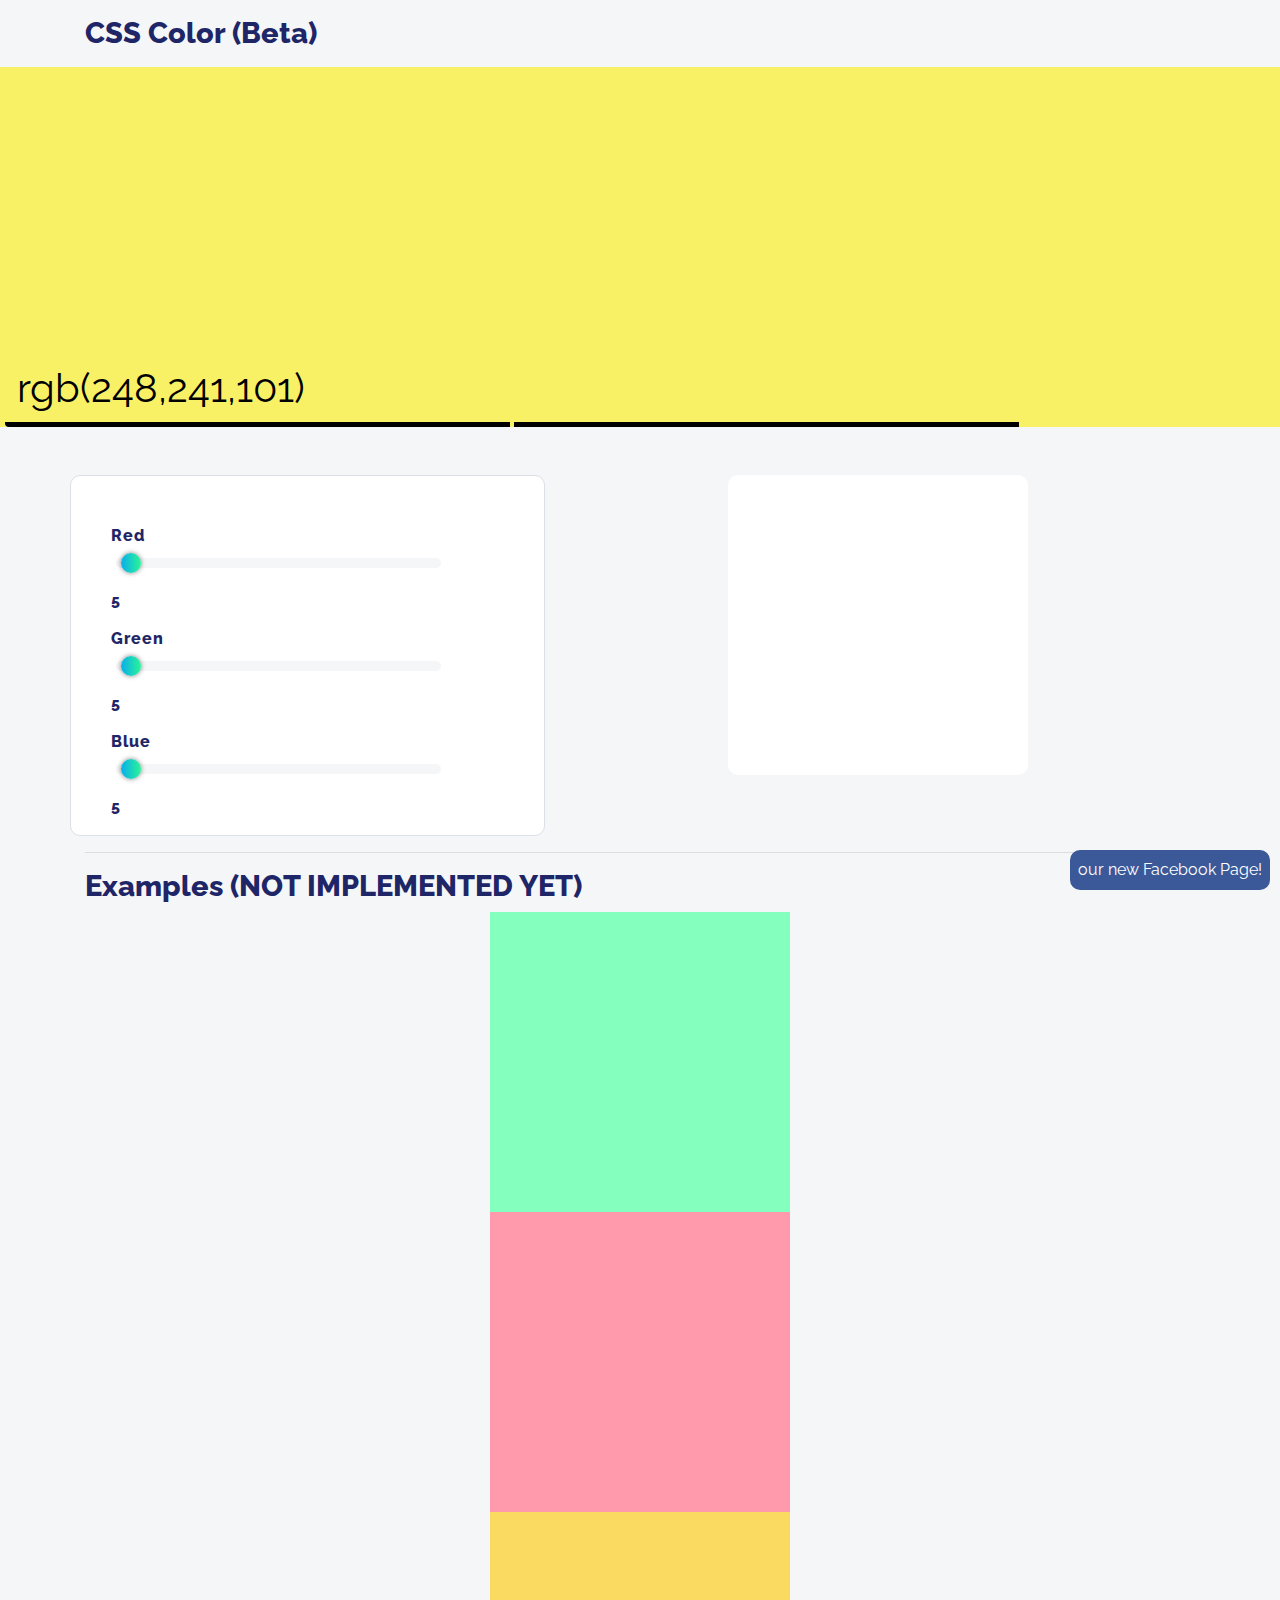
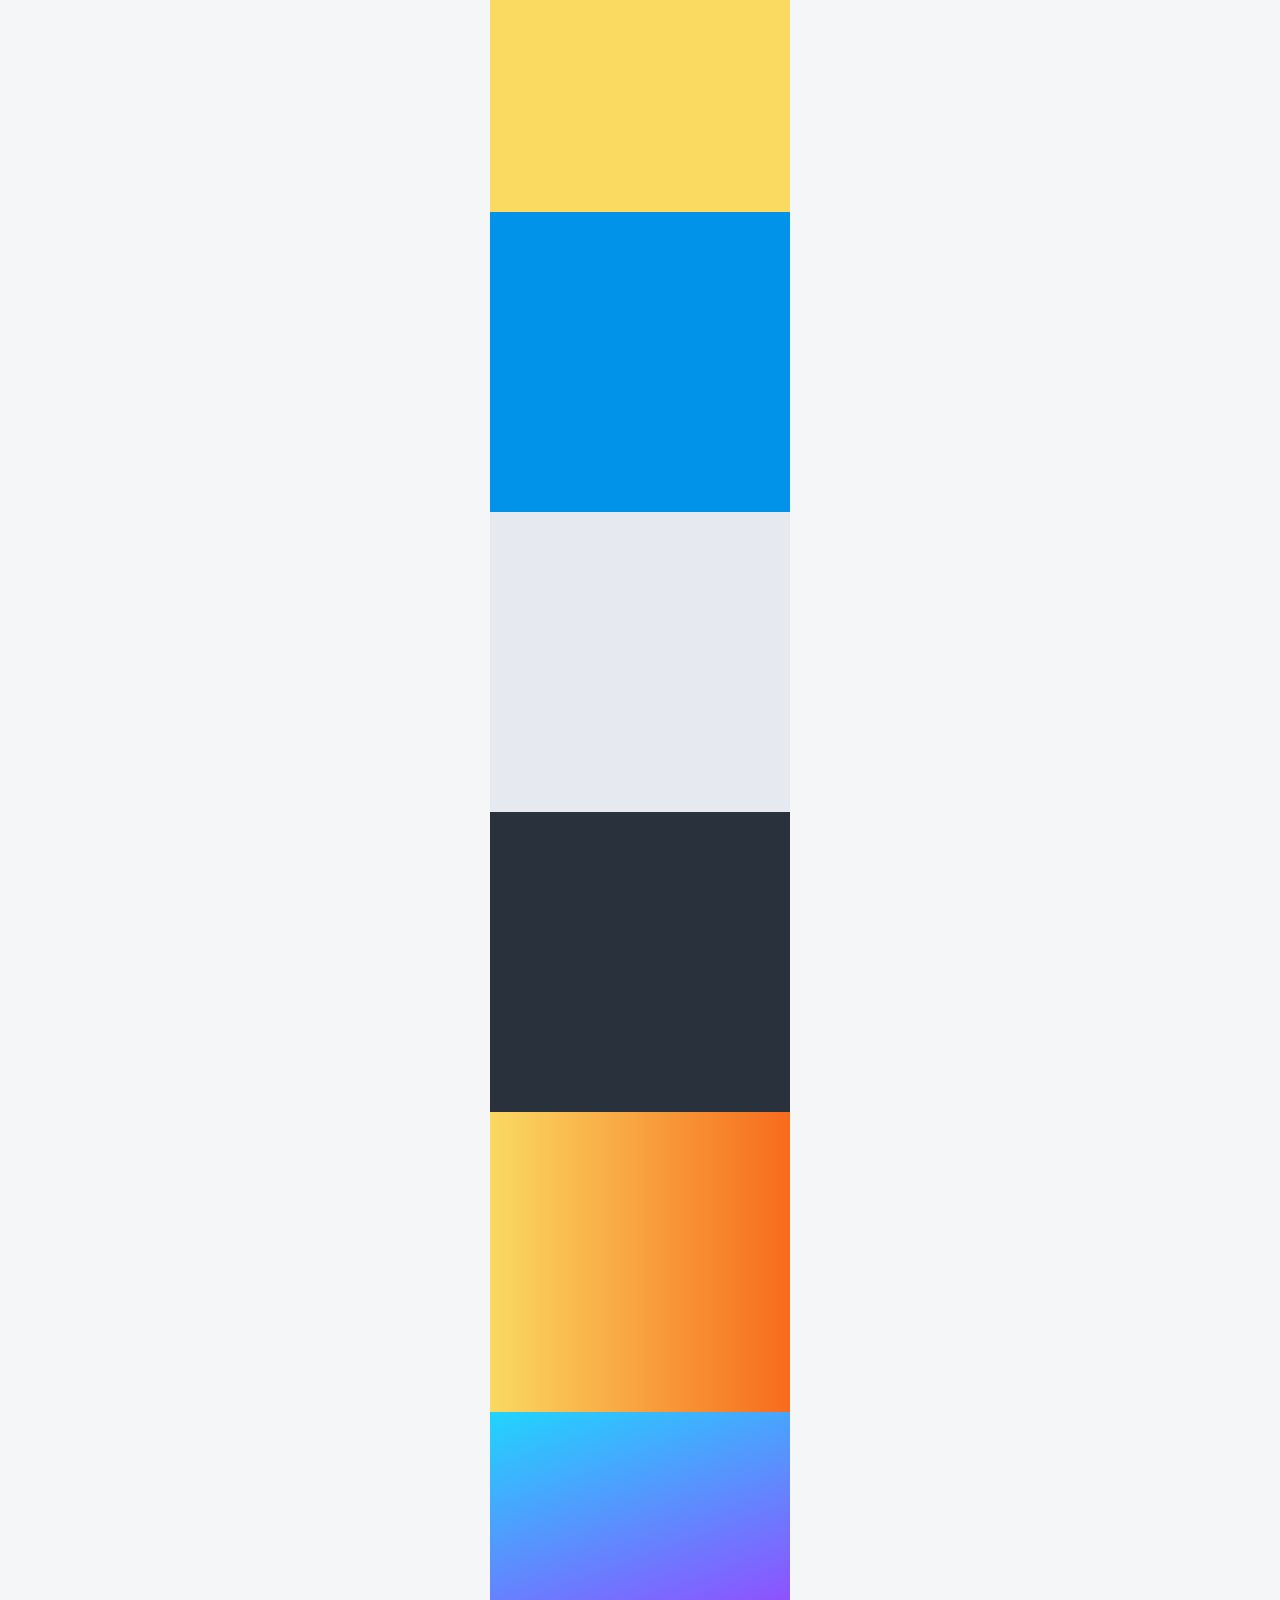
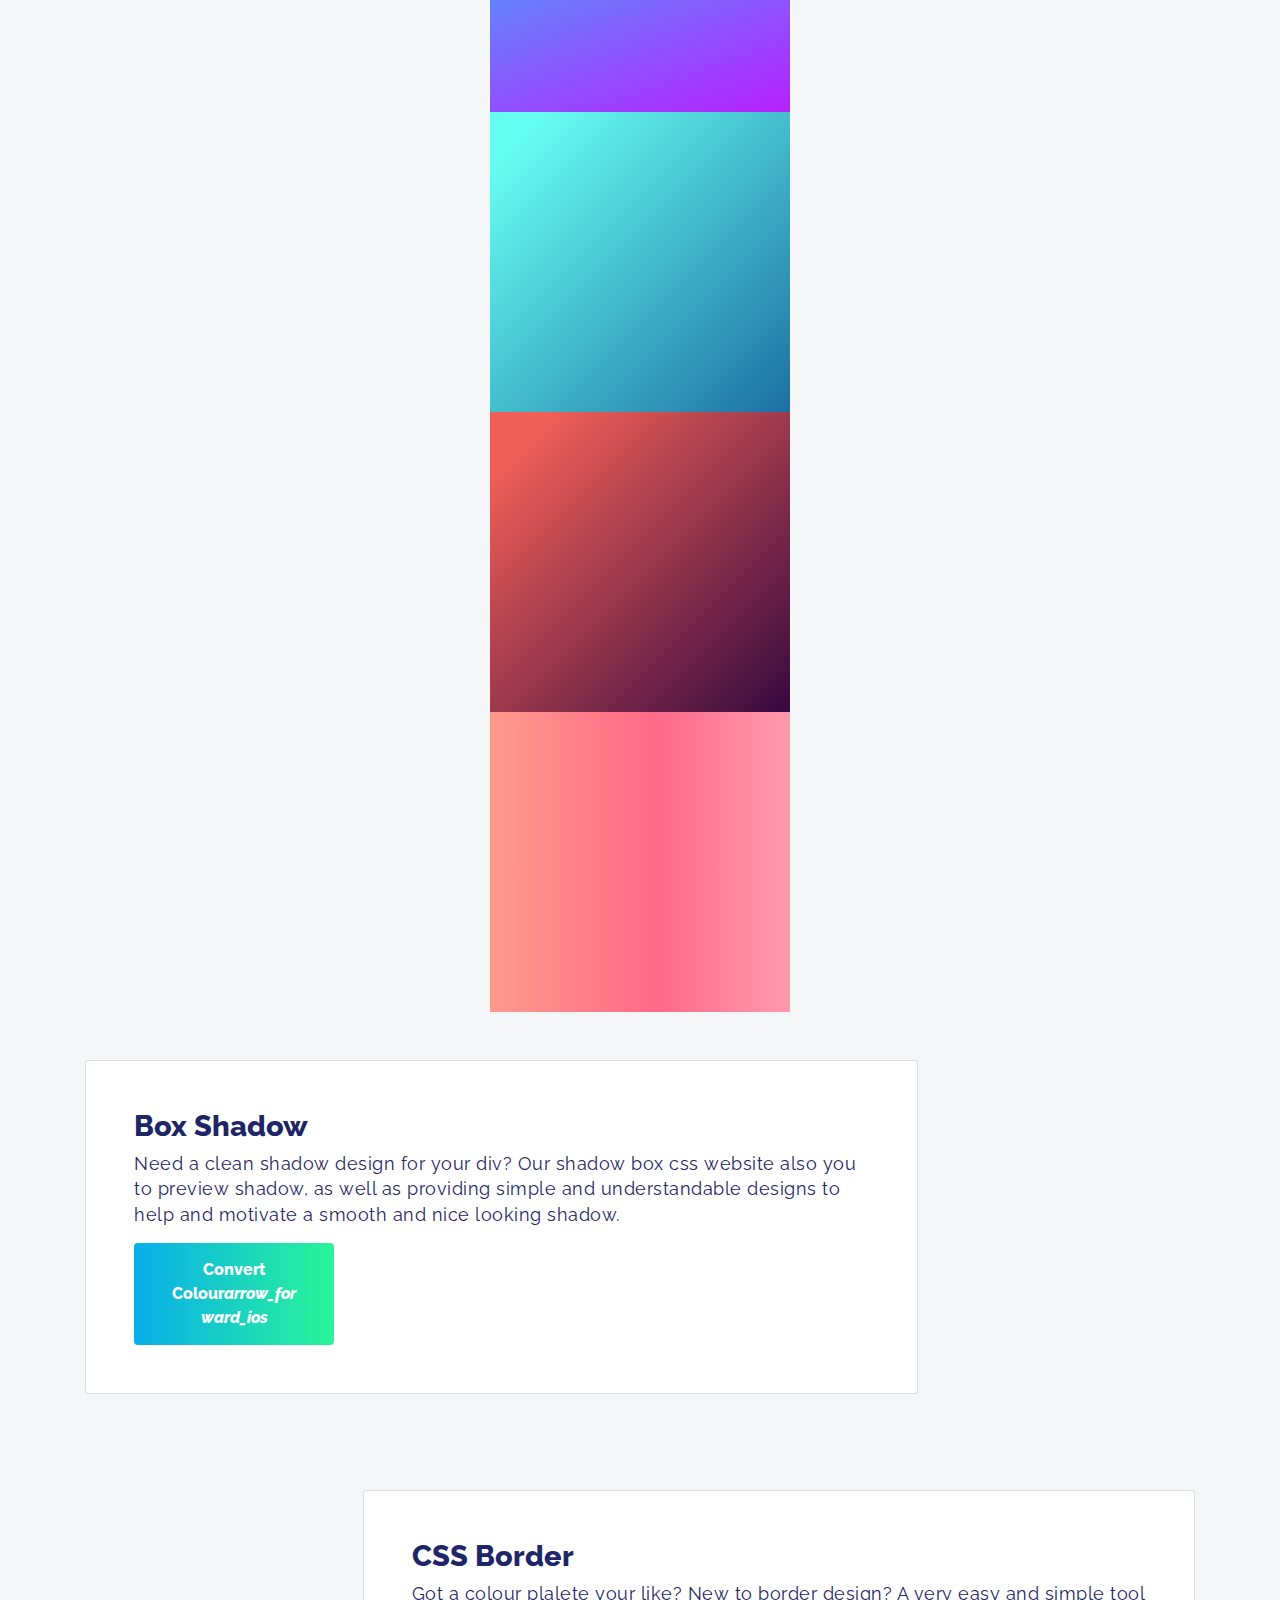
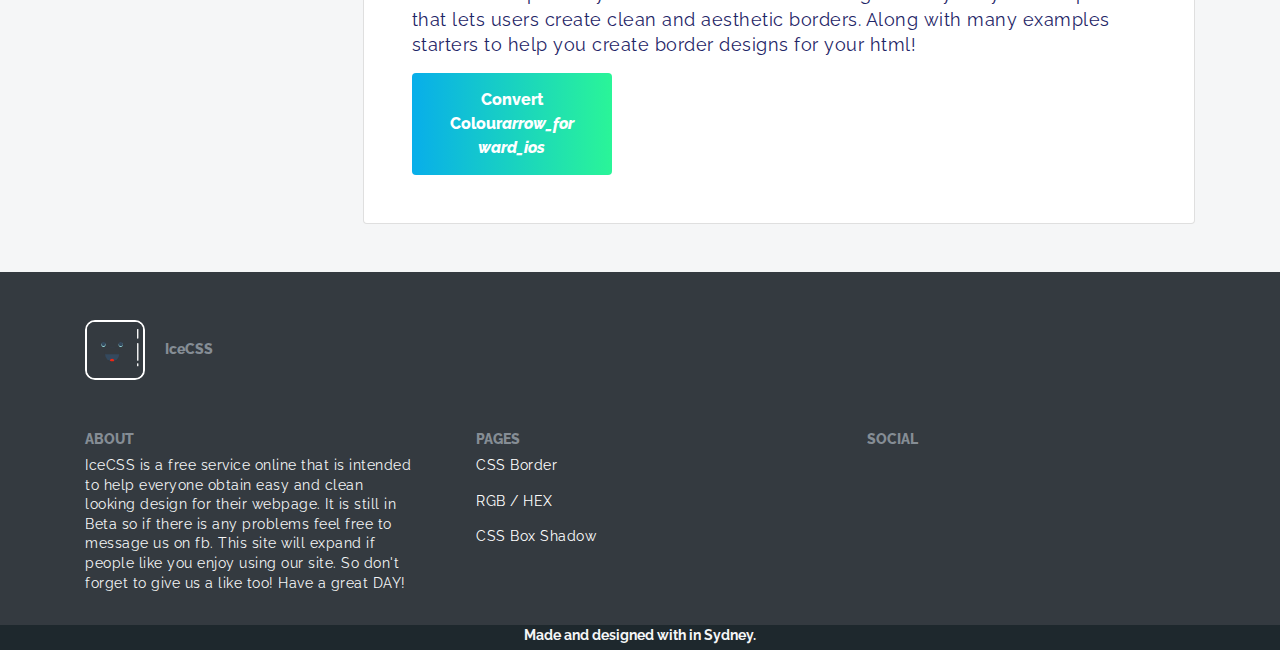
<file: index.html>
<!DOCTYPE html>
<html>
    <head>
        <title>Colour</title>
        <link rel="icon" href="logo/favicon.png">

        <meta charset="utf-8">
        <meta name="viewport" content="width=device-width, initial-scale=1, shrink-to-fit=no">

        <link href="https://maxcdn.bootstrapcdn.com/bootstrap/4.0.0-alpha.6/css/bootstrap.min.css" rel="stylesheet">
        <link href="https://use.fontawesome.com/releases/v5.1.0/css/all.css" integrity="sha384-lKuwvrZot6UHsBSfcMvOkWwlCMgc0TaWr+30HWe3a4ltaBwTZhyTEggF5tJv8tbt" crossorigin="anonymous" rel="stylesheet">

        <link type="text/css" href="style.css" rel="stylesheet">
        <style>
            .control-btn {
                background: #f5f6f7;
                outline: none;
            }

            .form-control {
                width: 100px;
                display: inline-block;
                margin: 5px;
            }

            #target {
                margin: auto;
                box-sizing: content-box;
                background: #ffffff;
                border-radius: 5px 5px 5px 5px;
                height: 300px;
                width: 300px;
                padding: 30px;
            }

            .wrapper {
                display: table;
                margin: 0 auto;
            }

            .base {
                box-sizing: content-box;
                height: 300px;
                width: 300px;
                background: #ffffff;
            }

            #colour-strip {
                height: 40vh;
                width: 100%;
                display: flex;
                font-size: 40px;
                color: black;
            }

            .colour-input {
                width: 80%;
                font-size: 40px;
                color: black;
                background-color: transparent;
                border: none;
                border-bottom: 5px solid black;
                margin-top: auto;
                float: left;

            }

            .colour-input:focus {
                background-color: transparent;
                color: black;
                border-bottom: 5px solid black;
                outline: none;
            }

            #colour-search {
                width: 20%;
                float: left;
                background-color: transparent;
                border: none;
                height: 50px;
                margin-top: auto;
                line-height: 70%;
            }

            #colour-search:focus { outline: none; }

            #colour-display {
                height: 300px;
                width: 300px;
                border-radius: 10px;
                background-color: white;
            }

            /* Examples */
            #colour-plain-one { background-color: #85FFBD; }
            #colour-plain-one:hover { box-shadow: 0px 0px 61px 2px #85FFBD; }
            #colour-plain-two { background-color: #FF99AC; }
            #colour-plain-two:hover { box-shadow: 0px 0px 61px 2px #FF99AC; }
            #colour-plain-three { background-color: #FBDA61; }
            #colour-plain-three:hover { box-shadow: 0px 0px 61px 2px #FBDA61; }
            #colour-plain-four { background-color: #0093E9; }
            #colour-plain-four:hover { box-shadow: 0px 0px 61px 2px #0093E9; }
            #colour-plain-five { background-color: #e6e9f0; }
            #colour-plain-five:hover { box-shadow: 0px 0px 61px 2px #e6e9f0; }
            #colour-plain-six { background-color: #29323c; }
            #colour-plain-six:hover { box-shadow: 0px 0px 61px 2px #29323c; }

            #colour-gradient-one { background-image: linear-gradient(90deg, #FAD961 0%, #F76B1C 100%); }
            #colour-gradient-two { background-image: linear-gradient(-20deg, #b721ff 0%, #21d4fd 100%); }
            #colour-gradient-three { background-image: linear-gradient( 135deg, #65FDF0 10%, #1D6FA3 100%); }
            #colour-gradient-four { background-image: linear-gradient( 135deg, #F05F57 10%, #360940 100%); }
            #colour-gradient-five { background-image: linear-gradient(90deg, #FF9A8B 0%, #FF6A88 55%, #FF99AC 100%); }

        </style>

    </head>
    <body>
        <div class="container pt-3 pb-2">
            <h1>CSS Color (Beta)</h1>
        </div>

        <div id="colour-strip">
            <div class="input-group">
                <input id="colour-rgb-input" class="form-control colour-input" type="text" value="rgb(248,241,101)" placeholder="rgb(248,241,101)">
                <input id="colour-hex-input" class="form-control colour-input" type="text" value="" placeholder=""> <!-- #F8F165 -->
                <button id="colour-search" type="button" name="button"><i class="fas fa-search"></i></button>
            </div>
        </div>

        <div id="errorMsg" class="text-center"></div>

        <div class="container pt-5">
            <div class="row">
                <div id="controls" class="card col-5">
                    <h3>Red</h3>
                    <input id="red-slider" class="" type="range" min="1" max="255" value="5">
                    <span id="red-value"class="range-value">5</span>
                    <h3>Green</h3>
                    <input id="green-slider" class="" type="range" min="1" max="255" value="5">
                    <span id="green-value"class="range-value">5</span>
                    <h3>Blue</h3>
                    <input id="blue-slider" class="" type="range" min="1" max="255" value="5">
                    <span id="blue-value"class="range-value">5</span>
                </div>
                <div class="col-7">
                    <div class="wrapper">
                        <div id="colour-display" class="">
                        </div>
                    </div>
                    <div class="wrapper">
                        <code id="color-code" class=""></code>
                    </div>
                </div>
            </div> <!-- row -->
        </div> <!-- container -->

        <div class="container">
            <hr>
            <h1>Examples (NOT IMPLEMENTED YET)</h1>

            <div class="row">
                <div class="wrapper">
                    <div id="colour-plain-one" class="base"></div>
                        <i class="fas fa-code"></i>
                </div>
<pre class="css-code p-3">
    <span class="text-orange">.colour</span> {
        <span class="text-red">background-color</span>: <span class="text-blue">#85FFBD</span>;
    }
</pre>
            </div>
            <div class="row">
                <div class="wrapper">
                    <div id="colour-plain-two" class="base"></div>
                        <i class="fas fa-code"></i>
                </div>
<pre class="css-code p-3">
    <span class="text-orange">.colour</span> {
        <span class="text-red">background-color</span>: <span class="text-blue">#FF99AC</span>;
    }
</pre>
            </div>
            <div class="row">
                <div class="wrapper">
                    <div id="colour-plain-three" class="base"></div>
                        <i class="fas fa-code"></i>
                </div>
<pre class="css-code p-3">
    <span class="text-orange">.colour</span> {
        <span class="text-red">background-color</span>: <span class="text-blue">#FBDA61</span>;
    }
</pre>
            </div>
            <div class="row">
                <div class="wrapper">
                    <div id="colour-plain-four" class="base"></div>
                        <i class="fas fa-code"></i>
                </div>
<pre class="css-code p-3">
    <span class="text-orange">.colour</span> {
        <span class="text-red">background-color</span>: <span class="text-blue">#0093E9</span>;
    }
</pre>
            </div>
            <div class="row">
                <div class="wrapper">
                    <div id="colour-plain-five" class="base"></div>
                        <i class="fas fa-code"></i>
                </div>
<pre class="css-code p-3">
    <span class="text-orange">.colour</span> {
        <span class="text-red">background-color</span>: <span class="text-blue">#e6e9f0</span>;
    }
</pre>

            </div>
            <div class="row">
                <div class="wrapper">
                    <div id="colour-plain-six" class="base"></div>
                        <i class="fas fa-code"></i>
                </div>
<pre class="css-code p-3">
    <span class="text-orange">.colour</span> {
        <span class="text-red">background-color</span>: <span class="text-blue">#29323c</span>;
    }
</pre>
            </div>
            <div class="row">
                <div class="wrapper">
                    <div id="colour-gradient-one" class="base"></div>
                        <i class="fas fa-code" code="linear-gradient(90deg, #FAD961 0%, #F76B1C 100%)"></i>
                </div>
<pre class="css-code p-3">
    <span class="text-orange">.colour</span> {
        <span class="text-red">background-image</span>: <span class="text-blue">linear-gradient(90deg, #FAD961 0%, #F76B1C 100%)</span>;
    }
</pre>
            </div>
            <div class="row">
                <div class="wrapper">
                    <div id="colour-gradient-two" class="base"></div>
                        <i class="fas fa-code"></i>
                </div>
<pre class="css-code p-3">
    <span class="text-orange">.colour</span> {
        <span class="text-red">background-image</span>: <span class="text-blue">linear-gradient(-20deg, #b721ff 0%, #21d4fd 100%)</span>;
    }
</pre>
            </div>
            <div class="row">
                <div class="wrapper">
                    <div id="colour-gradient-three" class="base"></div>
                        <i class="fas fa-code"></i>
                </div>
<pre class="css-code p-3">
    <span class="text-orange">.colour</span> {
        <span class="text-red">background-image</span>: <span class="text-blue">linear-gradient( 135deg, #65FDF0 10%, #1D6FA3 100%)</span>;
    }
</pre>
            </div>
            <div class="row">
                <div class="wrapper">
                    <div id="colour-gradient-four" class="base"></div>
                        <i class="fas fa-code"></i>
                </div>
<pre class="css-code p-3">
    <span class="text-orange">.colour</span> {
        <span class="text-red">background-image</span>: <span class="text-blue">linear-gradient( 135deg, #F05F57 10%, #360940 100%)</span>;
    }
</pre>
            </div>
            <div class="row">
                <div class="wrapper">
                    <div id="colour-gradient-five" class="base"></div>
                        <i class="fas fa-code"></i>
                </div>
<pre class="css-code p-3">
    <span class="text-orange">.colour</span> {
        <span class="text-red">background-image</span>: <span class="text-blue">linear-gradient(90deg, #FF9A8B 0%, #FF6A88 55%, #FF99AC 100%)</span>;
    }
</pre>
            </div>  <!-- row -->
        </div> <!-- container -->

        <div id="otherCSSFeatures" class="container">

        </div>

        <script type="text/javascript" src="asset/shadowPreview.js"></script>
        <script type="text/javascript" src="asset/borderPreview.js"></script>
        <script>
            document.getElementById('otherCSSFeatures').appendChild(generateShadowPreview('float-left'));
            document.getElementById('otherCSSFeatures').appendChild(generateBorderPreview('float-right'));
        </script>

        <div class="footer card">
            <div class="container pt-5">
                <img id="footer-icon" src="logo/icon-footer.svg" height="60px" alt="">
                <h1 class="footer-title p-3">IceCSS</h1>

                <div class="row mt-5 mb-3">
                    <div class="col">
                        <h1 class="footer-title">ABOUT</h1>
                        <p class="footer-text">IceCSS is a free service online that is intended to help
                        everyone obtain easy and clean looking design for their webpage. It is still in Beta
                        so if there is any problems feel free to message us on fb. This site will expand if
                        people like you enjoy using our site. So don't forget to give us a like too! Have a great DAY!</p>
                    </div>
                    <div class="col pl-5">
                        <h1 class="footer-title">PAGES</h1>
                        <p class="footer-text"><a class="link" href="border.html">CSS Border</a></p>
                        <p class="footer-text"><a class="link" href="index.html">RGB / HEX</a></p>
                        <p class="footer-text"><a class="link" href="shadow.html">CSS Box Shadow</a></p>
                    </div>
                    <div class="col pl-5">
                        <h1 class="footer-title">SOCIAL</h1>
                        <div class="fa-2x">
                            <a href="https://www.facebook.com/IceCss-113759786670650/"><i class="fab fa-facebook-f"></i></a>
                            <a href=""><i class="fab fa-twitter"></i></a>
                            <a href=""><i class="fab fa-linkedin-in"></i></a>
                            <a href=""><i class="fab fa-github"></i></a>
                        </div>
                    </div>
                </div>
            </div>
            <div class="made-with-love card text-center">
                Made and designed with <i class="fas fa-heart"></i> in Sydney.
            </div>
        </div>

        <a id="fixedMsg" href="https://www.facebook.com/IceCss-113759786670650/" class="new text-center p-2" target="_blank">
            <i class="far fa-thumbs-up"></i> our new Facebook Page!
        </a>

        <script src="https://code.jquery.com/jquery-3.3.1.js" crossorigin="anonymous"></script>
        <script src="https://cdnjs.cloudflare.com/ajax/libs/popper.js/1.14.7/umd/popper.min.js" crossorigin="anonymous"></script>
        <script src="https://stackpath.bootstrapcdn.com/bootstrap/4.3.1/js/bootstrap.min.js" crossorigin="anonymous"></script>

        <script type="text/javascript" src="script/colour.js"></script>
        <script type="text/javascript" src="script/preview.js"></script>
    </body>
    </html>
</file>
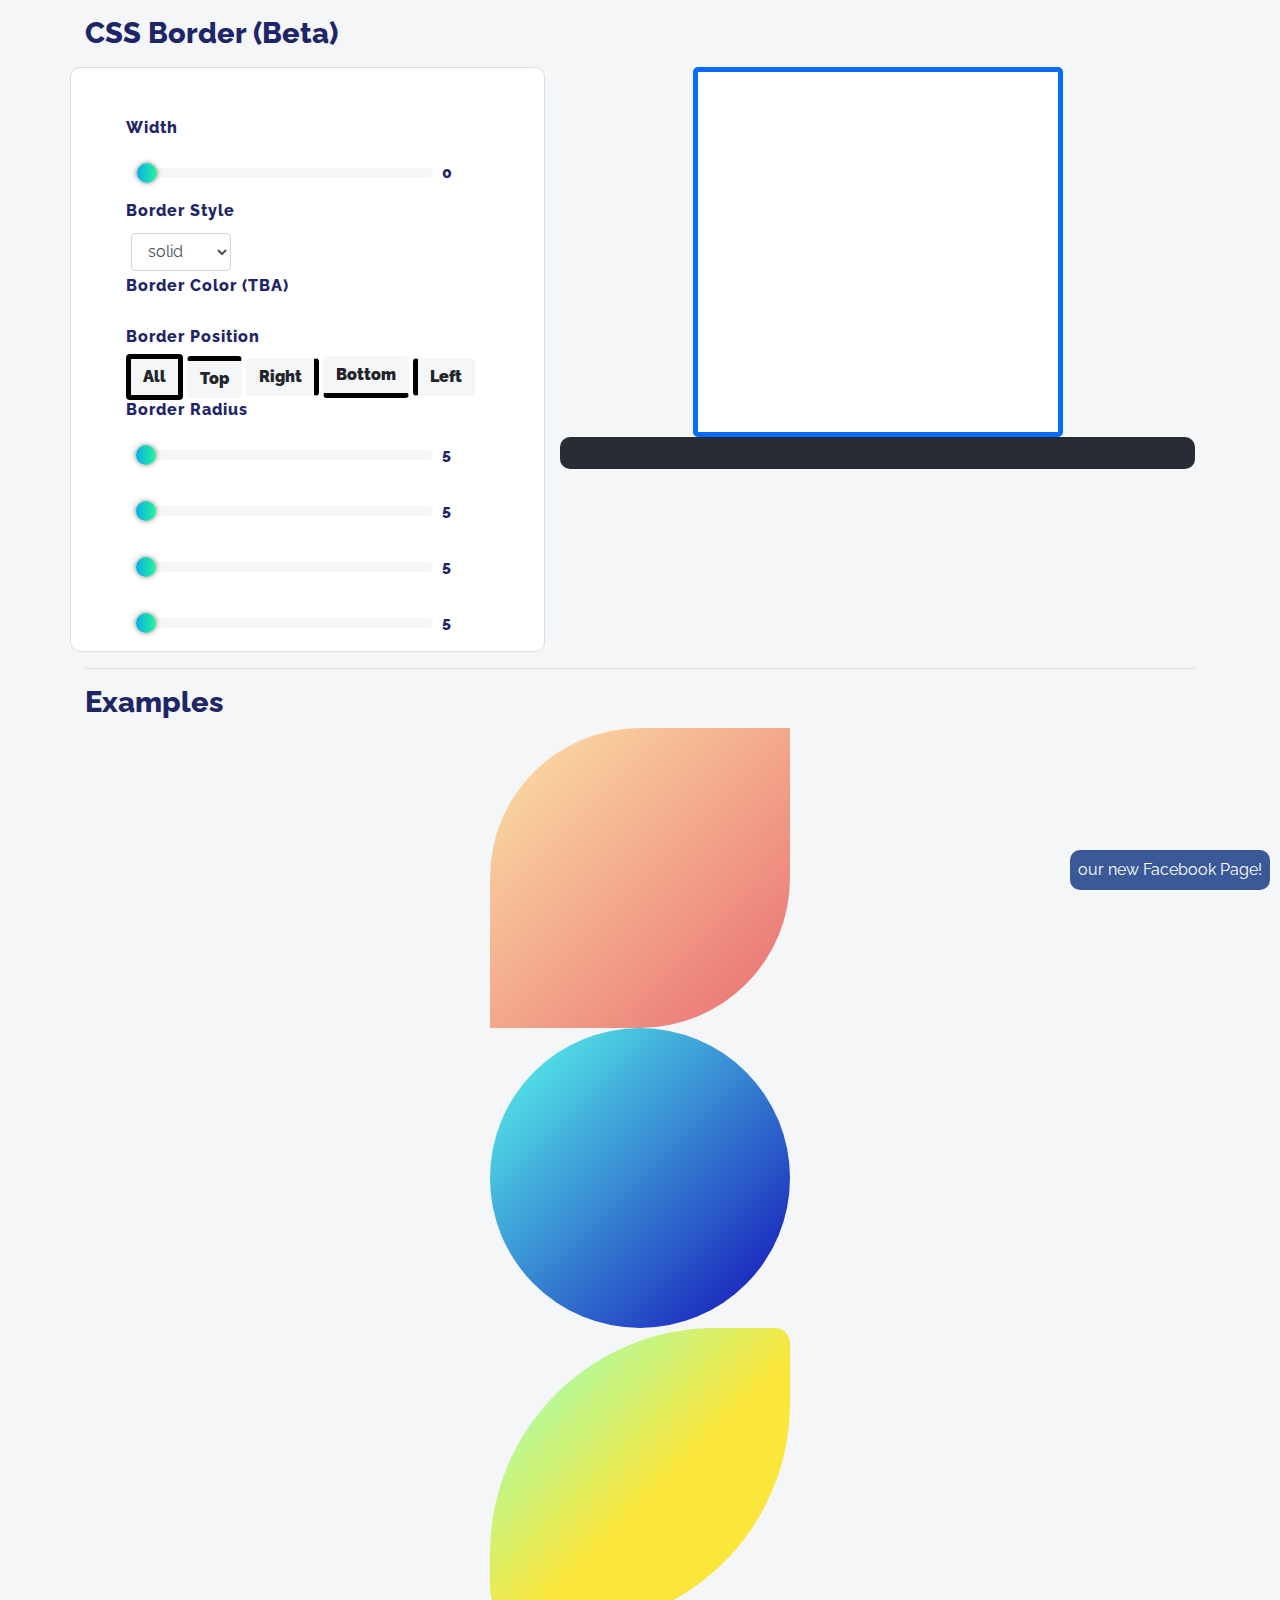
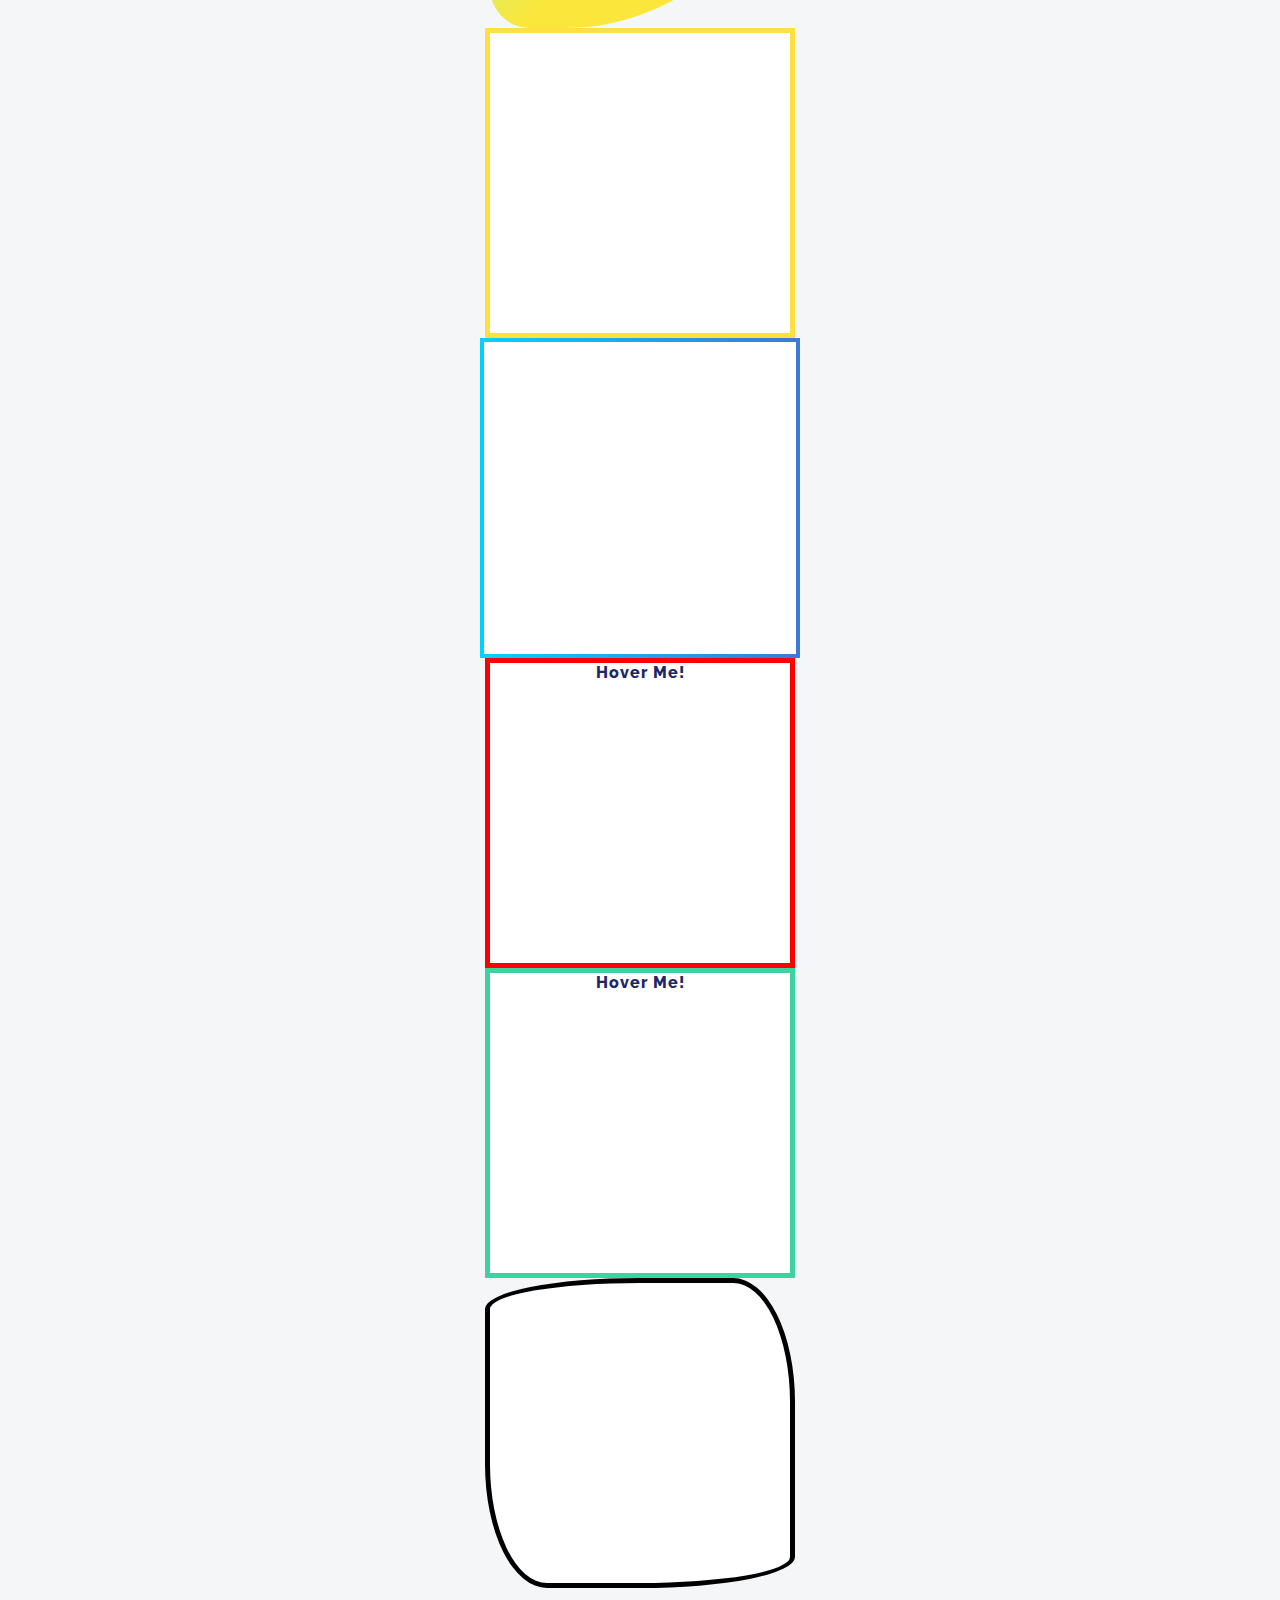
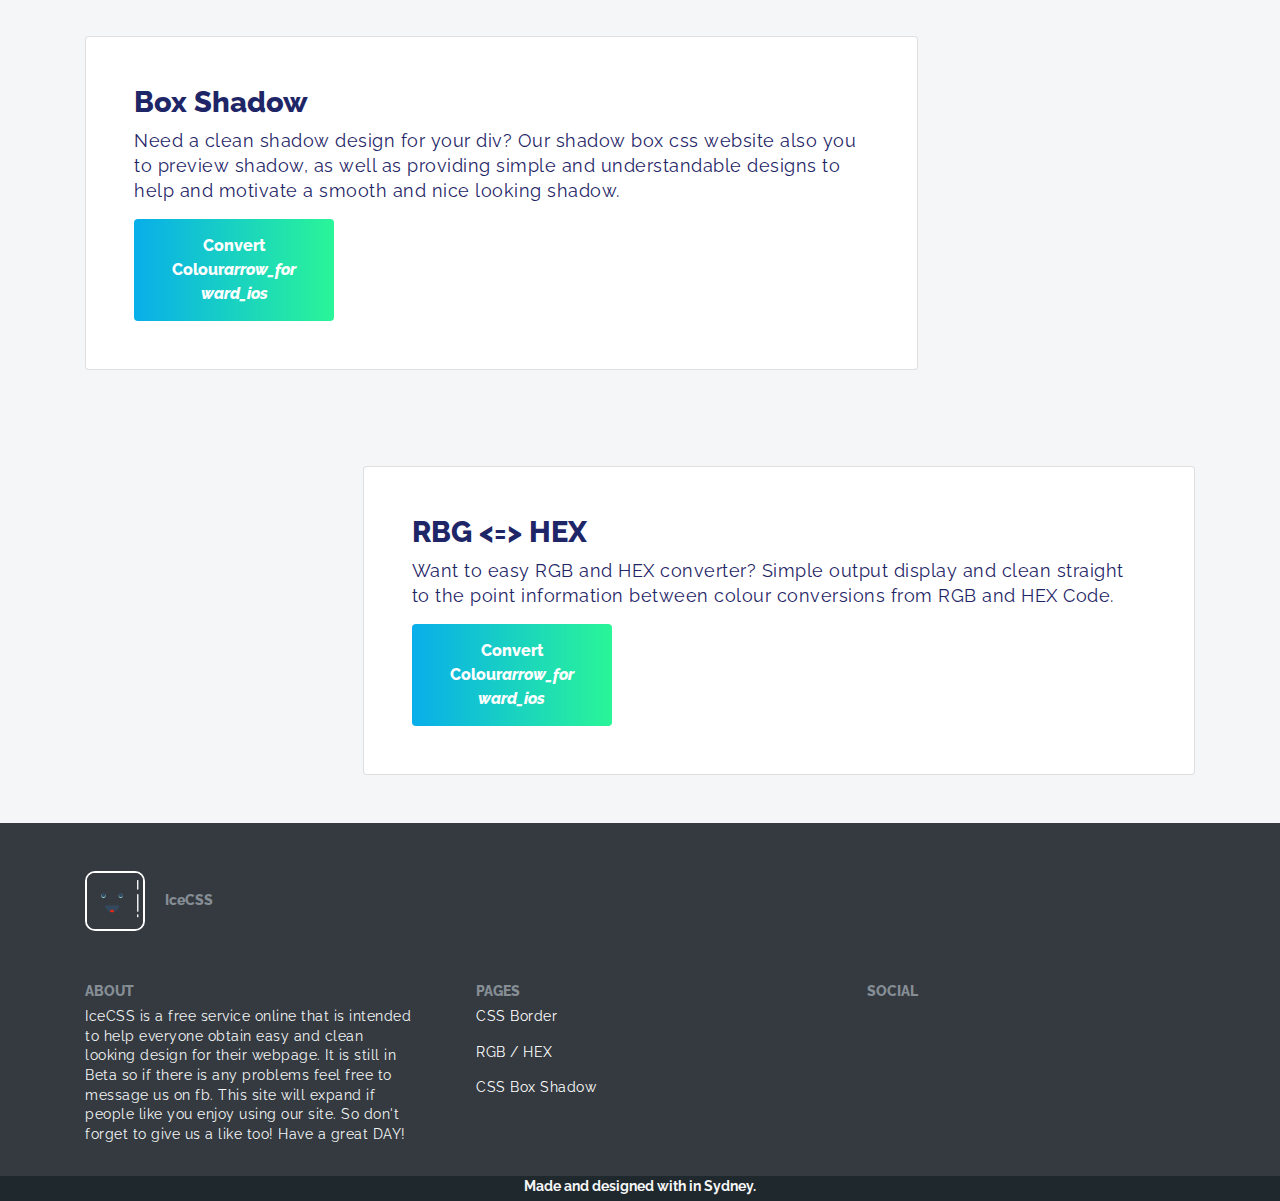
<file: border.html>
<!DOCTYPE html>
<html>
    <head>
        <title>Border</title>
        <link rel="icon" href="logo/favicon.png">

        <meta charset="utf-8">
        <meta name="viewport" content="width=device-width, initial-scale=1, shrink-to-fit=no">

        <link href="https://maxcdn.bootstrapcdn.com/bootstrap/4.0.0-alpha.6/css/bootstrap.min.css" rel="stylesheet">
        <link href="https://use.fontawesome.com/releases/v5.1.0/css/all.css" integrity="sha384-lKuwvrZot6UHsBSfcMvOkWwlCMgc0TaWr+30HWe3a4ltaBwTZhyTEggF5tJv8tbt" crossorigin="anonymous" rel="stylesheet">

        <link type="text/css" href="style.css" rel="stylesheet">
        <style>
            .control-btn {
                font-weight: 900;
                background: #f5f6f7;
                outline: none;
            }

            .form-control {
                width: 100px;
                display: inline-block;
                margin: 5px;
            }

            #target {
                margin: auto;
                box-sizing: content-box;
                background: #ffffff;
                border-radius: 5px 5px 5px 5px;
                height: 300px;
                width: 300px;
                padding: 30px;
            }

            #border-all { border: 5px solid black; }
            #border-top { border-top: 5px solid black; }
            #border-left { border-left: 5px solid black; }
            #border-bottom { border-bottom: 5px solid black; }
            #border-right { border-right: 5px solid black; }

            .wrapper {
                display: table;
                margin: 0 auto;
            }

            .base {
                box-sizing: content-box;
                height: 300px;
                width: 300px;
                background: #ffffff;
            }

            /* radius */
            #border-radius-design-one {
                background: linear-gradient(135deg, #FAD7A1 10%, #E96D71 100%);
                border-radius: 150px 0px 150px 0px;
            }

            #border-radius-design-two {
                background: linear-gradient(135deg, #52E5E7 10%, #130CB7 100%);
                border-radius: 200px 200px 200px 200px;
            }

            #border-radius-design-three {
                background: linear-gradient(135deg, #A1FFB4 10%, #FBE63B 55%);
                border-radius: 225px 15px 225px 40px;
            }

            /* border */
            #border-design-one {
                border: 5px solid #FEE140;
                animation-duration: 2s;
                animation-name: animateOne;
                animation-iteration-count: infinite;
                animation-timing-function: ease-in-out;
            }

            @keyframes animateOne {
                50%  { border: 5px solid #FA709A; }
                100% { border: 5px solid #FEE140; }
            }

            #border-design-two {
                border: 10px solid transparent;
                border-image: linear-gradient(to right, rgb(0, 210, 255), rgb(58, 123, 213));
                border-image-slice: 1;
                border-image-width: 4px;
            }

            #border-design-three {
                border: 5px solid red;
            }

            #border-design-three:hover {
                animation-duration: 2s;
                animation-name: animateThree;
                /* animation-iteration-count: infinite; */
                animation-timing-function: ease-in-out;
                animation-fill-mode: forwards;
            }

            @keyframes animateThree {
                25%  { border-radius: 100px 0px 0px 0px; }
                50%  { border-radius: 100px 100px 0px 0px; }
                75%  { border-radius: 100px 100px 100px 0px; }
                100% { border-radius: 100px 100px 100px 100px; }
            }

            #border-design-four {
                box-sizing: content-box;
                height: 300px;
                width: 300px;
                background: #ffffff;
                transition: box-shadow 0.6s linear;

                border: 5px solid #3cd3a0;
            }

            #border-design-four:hover {
                box-shadow: 0px 0px 0px 10px #3cd3a0;
            }

            #border-design-five {
                border: 5px solid black;
                border-radius: 50% 20% / 10% 40%;

                animation-duration: 2s;
                animation-name: animateFive;
                animation-iteration-count: infinite;
                animation-timing-function: ease-in-out;
                animation-fill-mode: forwards;
            }

            @keyframes animateFive {
                50% { border-radius: 10% 40% / 50% 20%; }
                100% { border-radius: 50% 20% / 10% 40%; }
            }

        </style>

    </head>
    <body>
        <div class="container pt-3 pb-2">
            <h1>CSS Border (Beta)</h1>
        </div>

        <div class="container">
            <div class="row">
                <div id="controls" class="card col-5">
                    <div class="container">
                        <h3>Width</h3>
                        <input id="border-width" class="" type="range" min="1" max="200" value="5">
                        <span id="border-width-value" class="range-value">0</span>

                        <h3>Border Style</h3>
                        <select id="border-style" class="form-control">
                            <option>solid</option>
                            <option>dotted</option>
                            <option>dashed</option>
                            <option>double</option>
                            <option>groove</option>
                            <option>ridge</option>
                            <option>inset</option>
                            <option>outset</option>
                            <option>hidden</option>
                            <option>none</option>
                        </select>

                        <h3>Border Color (TBA)</h3> <br>

                        <h3>Border Position</h3>
                        <button id="border-all" type="button" class="btn control-btn">All</button>
                        <button id="border-top" type="button" class="btn control-btn">Top</button>
                        <button id="border-right" type="button" class="btn control-btn">Right</button>
                        <button id="border-bottom" type="button" class="btn control-btn">Bottom</button>
                        <button id="border-left" type="button" class="btn control-btn">Left</button>

                        <h3>Border Radius</h3>
                        <input id="border-radius-top-left" class="" type="range" min="1" max="250" value="5">
                        <span id="border-radius-top-left-value" class="range-value">5</span>
                        <input id="border-radius-top-right" class="" type="range" min="1" max="250" value="5">
                        <span id="border-radius-top-right-value" class="range-value">5</span>
                        <input id="border-radius-bot-left" class="" type="range" min="1" max="250" value="5">
                        <span id="border-radius-bot-left-value" class="range-value">5</span>
                        <input id="border-radius-bot-right" class="" type="range" min="1" max="250" value="5">
                        <span id="border-radius-bot-right-value" class="range-value">5</span>
                    </div>
                </div>
                <div class="col-7">
                    <div id="target"></div>
<pre id="border-css" class="p-3">
</pre>
                </div>
            </div> <!-- row -->

            <hr>
            <h1>Examples</h1>
            <!-- radius -->
            <div class="row">
                <div class="wrapper">
                    <div id="border-radius-design-one" class="base"></div>
                    <i class="fas fa-code" code=""></i>
                </div> <!-- wrapper -->
<pre class="css-code p-3">
    <span class="text-orange">.border</span> {
        <span class="text-red">background</span>: <span class="text-blue">linear-gradient(135deg, #FAD7A1 10%, #E96D71 100%)</span>;
        <span class="text-red">border-radius</span>: <span class="text-blue">150px 0px 150px 0px</span>;
    }
</pre>
            </div>
            <div class="row">
                <div class="wrapper">
                    <div id="border-radius-design-two" class="base"></div>
                    <i class="fas fa-code" code=""></i>
                </div> <!-- wrapper -->
<pre class="css-code p-3">
    <span class="text-orange">.border</span> {
        <span class="text-red">background</span>: <span class="text-blue">linear-gradient(135deg, #52E5E7 10%, #130CB7 100%)</span>;
        <span class="text-red">border-radius</span>: <span class="text-blue">200px 200px 200px 200px</span>;
    }
</pre>
            </div>
            <div class="row">
                <div class="wrapper">
                    <div id="border-radius-design-three" class="base"></div>
                    <i class="fas fa-code" code=""></i>
                </div> <!-- wrapper -->
<pre class="css-code p-3">
    <span class="text-orange">.border</span> {
        <span class="text-red">background</span>: <span class="text-blue">linear-gradient(135deg, #A1FFB4 10%, #FBE63B 55%)</span>;
        <span class="text-red">border-radius</span>: <span class="text-blue">225px 15px 225px 40px</span>;
    }
</pre>
            </div>
            <div class="row">
                <div class="wrapper">
                    <div id="border-design-one" class="base"></div>
                    <i class="fas fa-code" code=""></i>
                </div> <!-- wrapper -->
<pre class="css-code p-3">
    <span class="text-orange">.border</span> {
        <span class="text-red">border</span>: <span class="text-blue">5px solid #FEE140</span>;
        <span class="text-red">animation-duration</span>: <span class="text-blue">2s</span>;
        <span class="text-red">animation-name</span>: <span class="text-blue">animate</span>;
        <span class="text-red">animation-iteration-count</span>: <span class="text-blue">infinite</span>;
        <span class="text-red">animation-timing-function</span>: <span class="text-blue">ease-in-out</span>;
    }

    <span class="text-purple">@keyframes</span> <span class="text-orange">animate</span> {
        50%  { <span class="text-red">border</span>: <span class="text-blue">5px solid #FA709A</span>; }
        100% { <span class="text-red">border</span>: <span class="text-blue">5px solid #FEE140</span>; }
    }
</pre>
            </div>
            <div class="row">
                <div class="wrapper">
                    <div id="border-design-two" class="base"></div>
                    <i class="fas fa-code" code=""></i>
                </div>
<pre class="css-code p-3">
    <span class="text-orange">.border</span> {
        <span class="text-red">border</span>: <span class="text-blue">10px solid transparent</span>;
        <span class="text-red">border-image</span>: <span class="text-blue">linear-gradient(to right, #00d2ff, #3a7bd5)</span>;
        <span class="text-red">border-image-slice</span>: <span class="text-blue">1</span>;
        <span class="text-red">border-image-width</span>: <span class="text-blue">4px</span>;
    }
</pre>
            </div>
            <div class="row">
                <div class="wrapper">
                    <div id="border-design-three" class="base">
                        <h3 class="text-center">Hover Me!</h3>
                    </div>
                    <i class="fas fa-code" code=""></i>
                </div> <!-- wrapper -->
<pre class="css-code p-3">
    <span class="text-orange">.border</span> {
        <span class="text-red">border</span>: <span class="text-blue">5px solid red</span>;
    }

    <span class="text-orange">.border:hover</span> {
        <span class="text-red">animation-duration</span>: <span class="text-blue">2s</span>;
        <span class="text-red">animation-name</span>: <span class="text-blue">animate</span>;
        /* animation-iteration-count: infinite; */
        <span class="text-red">animation-timing-function</span>: <span class="text-blue">ease-in-out</span>;
        <span class="text-red">animation-fill-mode</span>: <span class="text-blue">forwards</span>;
    }

    <span class="text-purple">@keyframes</span> <span class="text-orange">animate</span> {
        25%  { <span class="text-red">border-radius</span>: <span class="text-blue">100px 0px 0px 0px</span>; }
        50%  { <span class="text-red">border-radius</span>: <span class="text-blue">100px 100px 0px 0px</span>; }
        75%  { <span class="text-red">border-radius</span>: <span class="text-blue">100px 100px 100px 0px</span>; }
        100% { <span class="text-red">border-radius</span>: <span class="text-blue">100px 100px 100px 100px</span>; }
    }
</pre>
            </div>
            <div class="row">
                <div class="wrapper">
                    <div id="border-design-four" class="base">
                        <h3 class="text-center">Hover Me!</h3>
                    </div>
                    <i class="fas fa-code" code=""></i>
                </div> <!-- wrapper -->
<pre class="css-code p-3">
    <span class="text-orange">.border</span> {
        <span class="text-red">box-sizing</span>: <span class="text-blue">content-box</span>;
        <span class="text-red">height</span>: <span class="text-blue">300px</span>;
        <span class="text-red">width</span>: <span class="text-blue">300px</span>;
        <span class="text-red">background</span>: <span class="text-blue">#ffffff</span>;
        <span class="text-red">transition</span>: <span class="text-blue">box-shadow 0.6s linear</span>;

        <span class="text-red">border</span>: <span class="text-blue">5px solid #3cd3a0</span>;
    }

    <span class="text-orange">.border:hover</span> {
        <span class="text-red">box-shadow</span>: <span class="text-blue">0px 0px 0px 10px #3cd3a0</span>;
    }
</pre>
            </div>
            <div class="row">
                <div class="wrapper">
                    <div id="border-design-five" class="base"></div>
                    <i class="fas fa-code" code=""></i>
                </div>  <!-- wrapper -->
<pre class="css-code p-3">
    <span class="text-orange">.border</span> {
        <span class="text-red">border</span>: <span class="text-blue">5px solid black</span>;
        <span class="text-red">border-radius</span>: <span class="text-blue">50% 20% / 10% 40%</span>;

        <span class="text-red">animation-duration</span>: <span class="text-blue">2s</span>;
        <span class="text-red">animation-name</span>: <span class="text-blue">animate</span>;
        <span class="text-red">animation-iteration-count</span>: <span class="text-blue">infinite</span>;
        <span class="text-red">animation-timing-function</span>: <span class="text-blue">ease-in-out</span>;
        <span class="text-red">animation-fill-mode</span>: <span class="text-blue">forwards</span>;
    }

    <span class="text-purple">@keyframes</span> <span class="text-orange">animate</span> {
        50% { <span class="text-red">border-radius</span>: <span class="text-blue">10% 40% / 50% 20%</span>; }
        100% { <span class="text-red">border-radius</span>: <span class="text-blue">50% 20% / 10% 40%</span>; }
    }
</pre>
            </div> <!-- row -->
        </div>  <!-- container -->


        <div id="otherCSSFeatures" class="container">

        </div> <!-- container -->

        <script type="text/javascript" src="asset/shadowPreview.js"></script>
        <script type="text/javascript" src="asset/colourPreview.js"></script>
        <script>
            document.getElementById('otherCSSFeatures').appendChild(generateShadowPreview('float-left'));
            document.getElementById('otherCSSFeatures').appendChild(generateColourPreview('float-right'));
        </script>

        <div class="footer card">
            <div class="container pt-5">
                <img id="footer-icon" src="logo/icon-footer.svg" height="60px" alt="">
                <h1 class="footer-title p-3">IceCSS</h1>

                <div class="row mt-5 mb-3">
                    <div class="col">
                        <h1 class="footer-title">ABOUT</h1>
                        <p class="footer-text">IceCSS is a free service online that is intended to help
                        everyone obtain easy and clean looking design for their webpage. It is still in Beta
                        so if there is any problems feel free to message us on fb. This site will expand if
                        people like you enjoy using our site. So don't forget to give us a like too! Have a great DAY!</p>
                    </div>
                    <div class="col pl-5">
                        <h1 class="footer-title">PAGES</h1>
                        <p class="footer-text"><a class="link" href="border.html">CSS Border</a></p>
                        <p class="footer-text"><a class="link" href="index.html">RGB / HEX</a></p>
                        <p class="footer-text"><a class="link" href="shadow.html">CSS Box Shadow</a></p>
                    </div>
                    <div class="col pl-5">
                        <h1 class="footer-title">SOCIAL</h1>
                        <div class="fa-2x">
                            <a href="https://www.facebook.com/IceCss-113759786670650/"><i class="fab fa-facebook-f"></i></a>
                            <a href=""><i class="fab fa-twitter"></i></a>
                            <a href=""><i class="fab fa-linkedin-in"></i></a>
                            <a href=""><i class="fab fa-github"></i></a>
                        </div>
                    </div>
                </div>
            </div>
            <div class="made-with-love card text-center">
                Made and designed with <i class="fas fa-heart"></i> in Sydney.
            </div>
        </div>

        <a id="fixedMsg" href="https://www.facebook.com/IceCss-113759786670650/" class="new text-center p-2" target="_blank">
            <i class="far fa-thumbs-up"></i> our new Facebook Page!
        </a>

        <script src="https://code.jquery.com/jquery-3.3.1.js" crossorigin="anonymous"></script>
        <script src="https://cdnjs.cloudflare.com/ajax/libs/popper.js/1.14.7/umd/popper.min.js" crossorigin="anonymous"></script>
        <script src="https://stackpath.bootstrapcdn.com/bootstrap/4.3.1/js/bootstrap.min.js" crossorigin="anonymous"></script>

        <script type="text/javascript" src="script/border.js"></script>
        <script type="text/javascript" src="script/preview.js"></script>
    </body>
    </html>
</file>
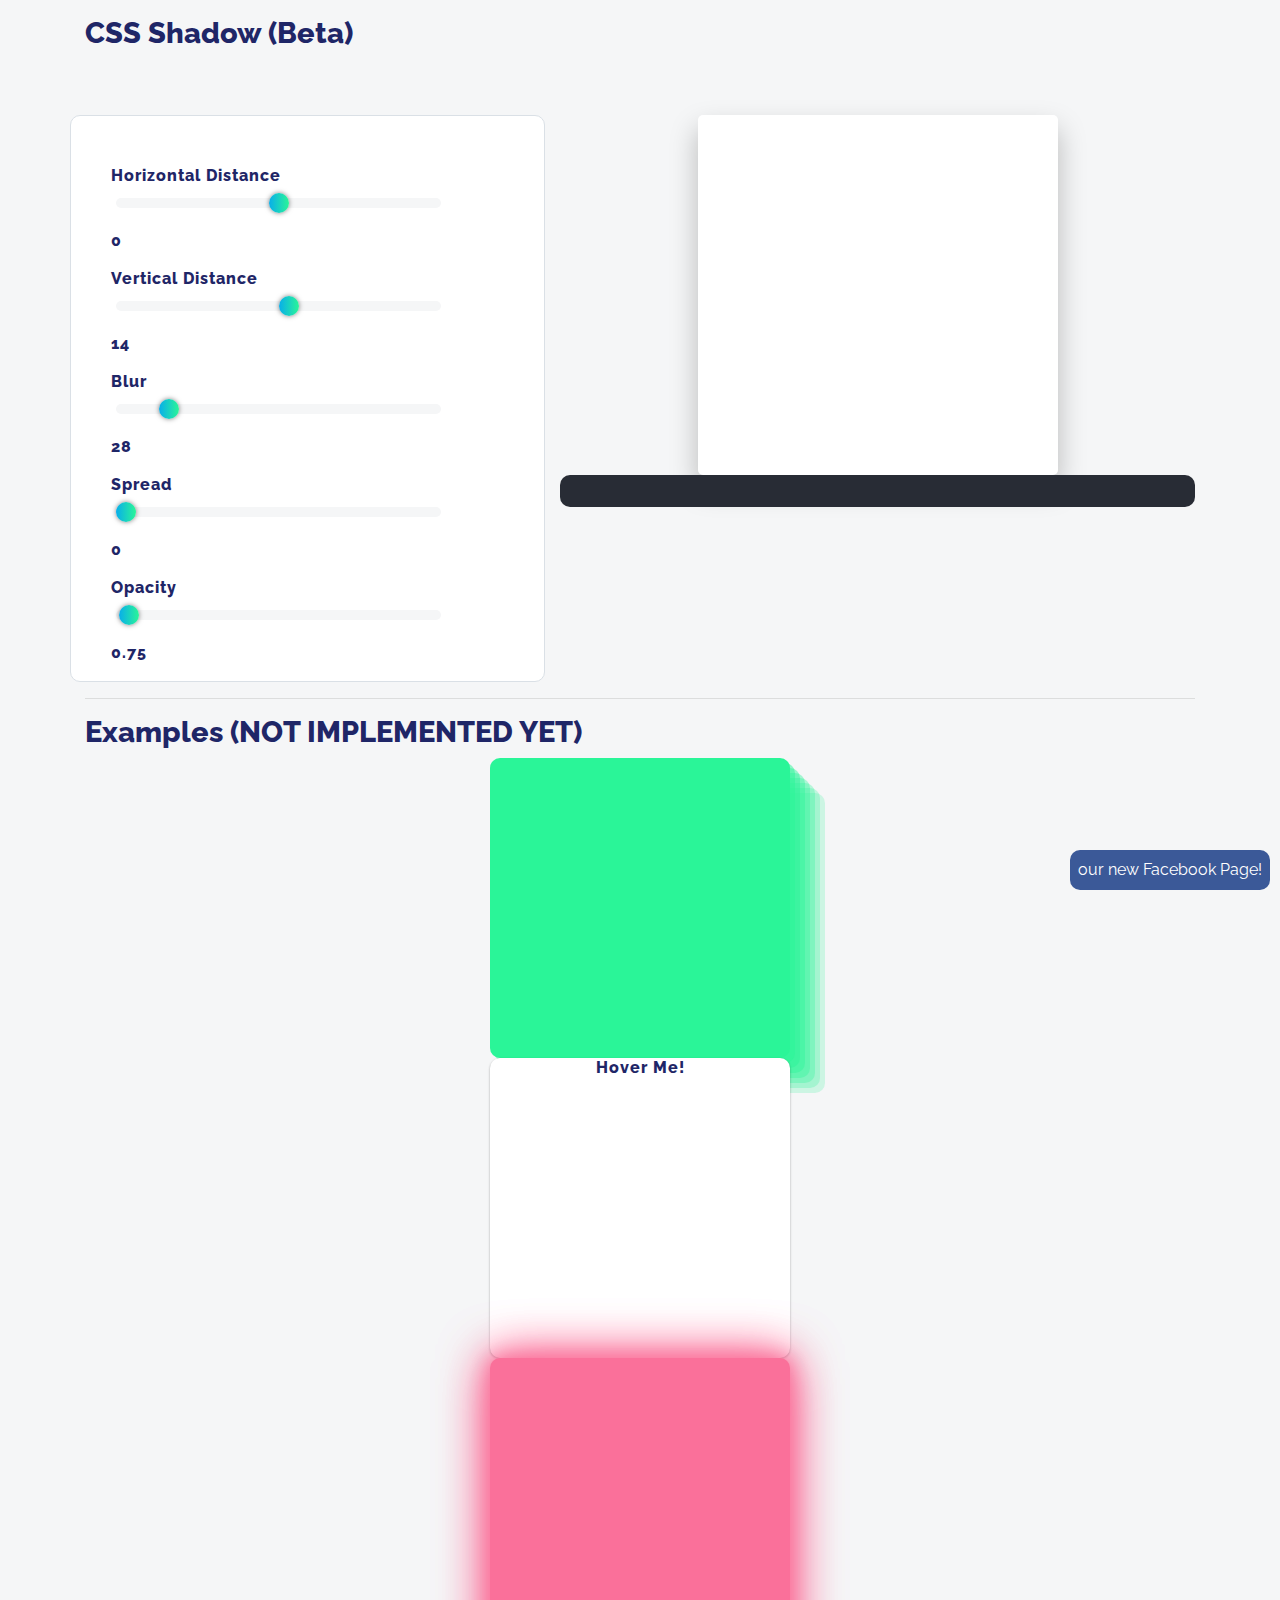
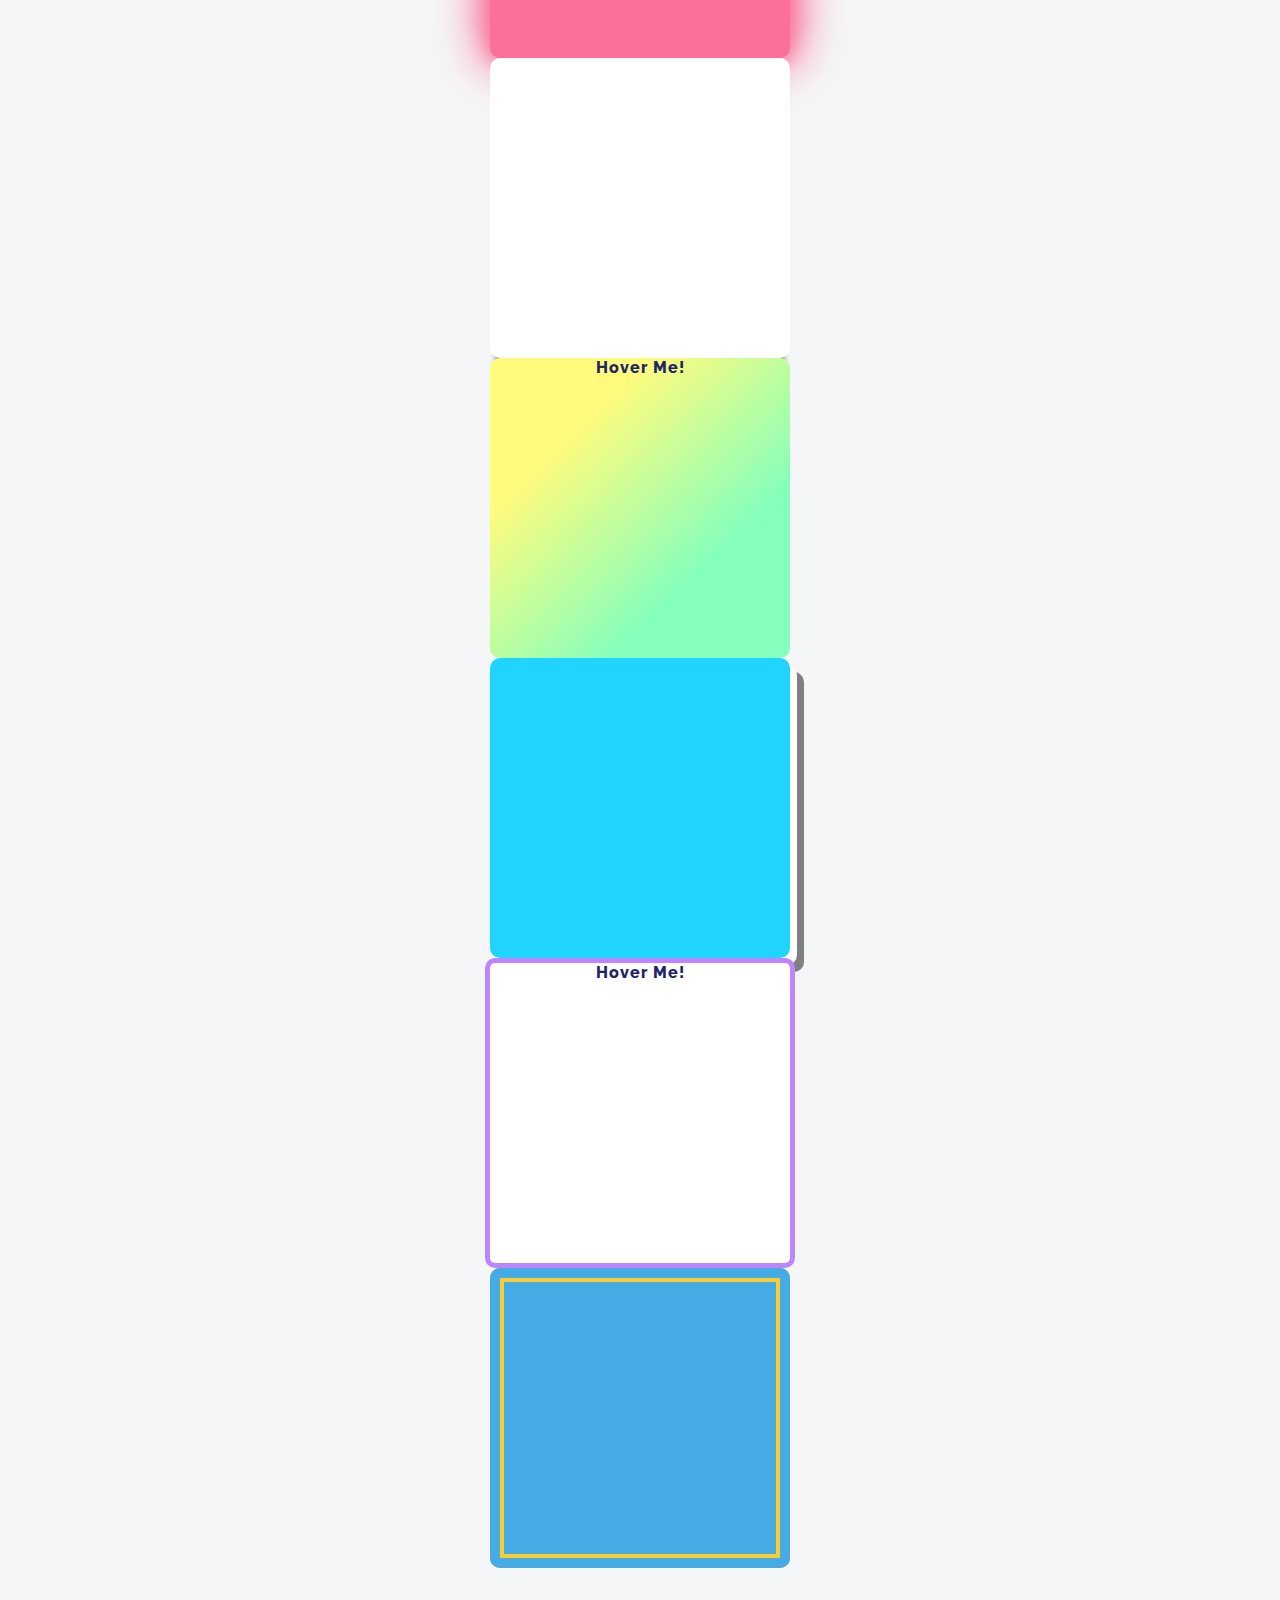
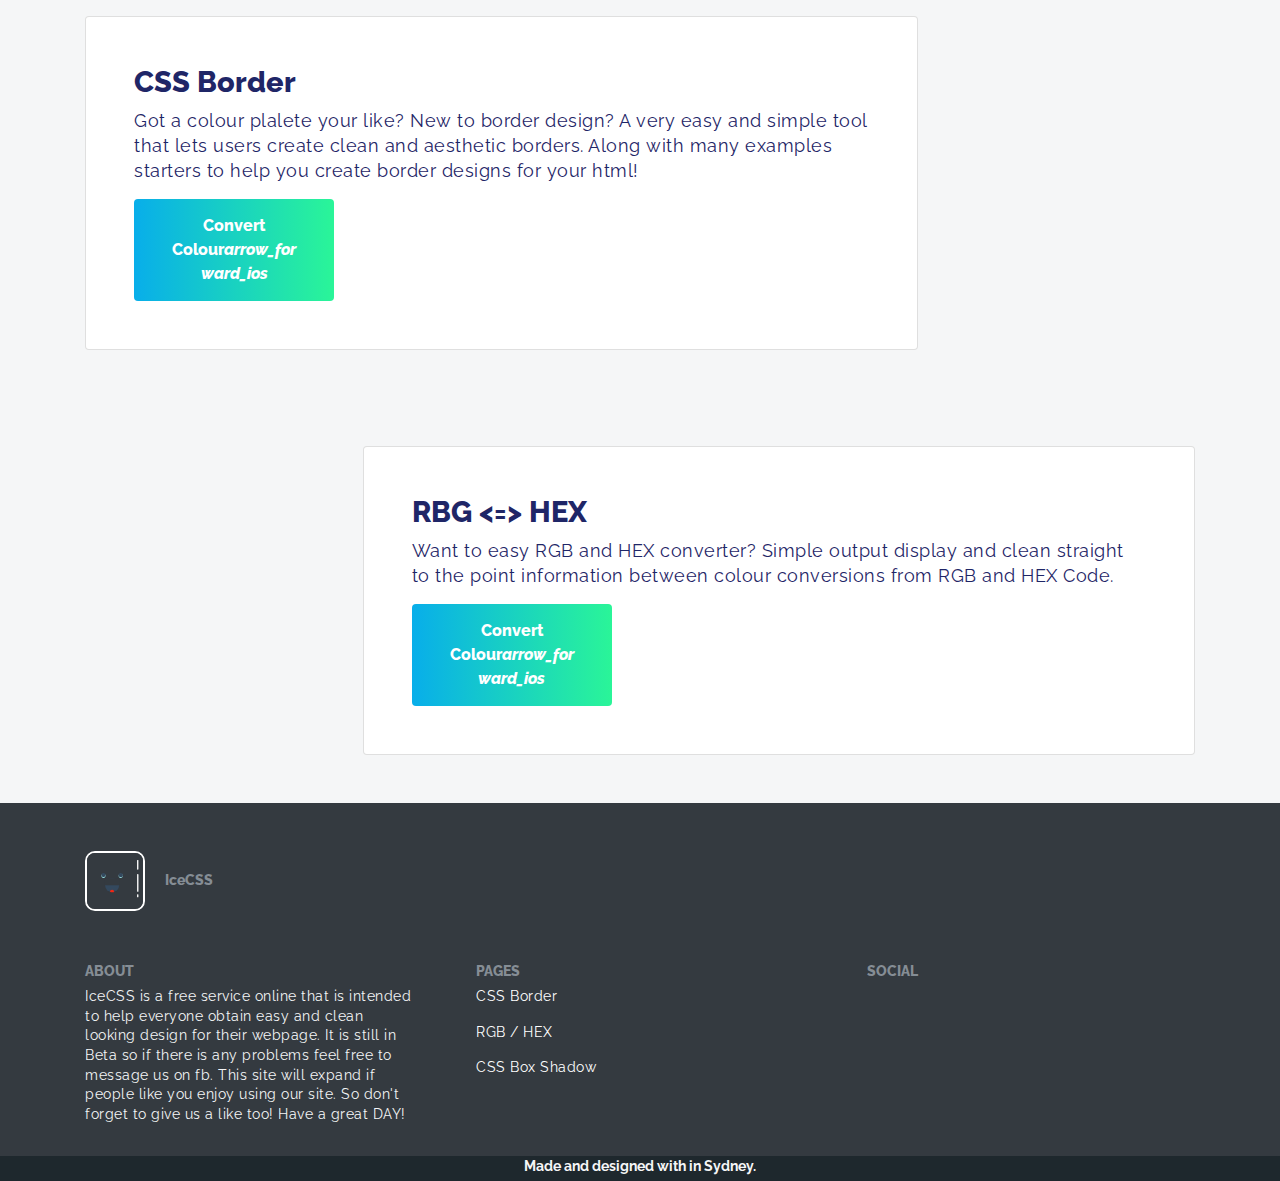
<file: shadow.html>
<!DOCTYPE html>
<html>
    <head>
        <title>Box Shadow</title>
        <link rel="icon" href="logo/favicon.png">

        <meta charset="utf-8">
        <meta name="viewport" content="width=device-width, initial-scale=1, shrink-to-fit=no">

        <link href="https://maxcdn.bootstrapcdn.com/bootstrap/4.0.0-alpha.6/css/bootstrap.min.css" rel="stylesheet">
        <link href="https://use.fontawesome.com/releases/v5.1.0/css/all.css" integrity="sha384-lKuwvrZot6UHsBSfcMvOkWwlCMgc0TaWr+30HWe3a4ltaBwTZhyTEggF5tJv8tbt" crossorigin="anonymous" rel="stylesheet">

        <link type="text/css" href="style.css" rel="stylesheet">
        <style>
            .control-btn {
                font-weight: 900;
                background: #f5f6f7;
                outline: none;
            }

            .form-control {
                width: 100px;
                display: inline-block;
                margin: 5px;
            }

            #target {
                height: 300px;
                width: 300px;

                margin: auto;
                box-sizing: content-box;
                background: #ffffff;

                border-radius: 5px 5px 5px 5px;
                padding: 30px;
            }

            .wrapper {
                display: table;
                margin: 0 auto;
            }

            .base {
                box-sizing: content-box;
                height: 300px;
                width: 300px;
                background: #ffffff;
                border-radius: 10px;
            }

            #shadow1 {
                background-color: #2AF598;

                box-shadow: 5px 5px rgba(42, 245, 152, 0.5),
                            10px 10px rgba(42, 245, 152, 0.45),
                            15px 15px rgba(42, 245, 152, 0.4),
                            20px 20px rgba(42, 245, 152, 0.35),
                            25px 25px rgba(42, 245, 152, 0.3),
                            30px 30px rgba(42, 245, 152, 0.25),
                            35px 35px rgba(42, 245, 152, 0.2);

            }

            #shadow2 {
                background-color: white;

                box-shadow: 0 1px 3px rgba(0,0,0,0.12), 0 1px 2px rgba(0,0,0,0.24);
            }

            #shadow2:hover {
                box-shadow: 0 14px 28px rgba(0,0,0,0.25), 0 10px 10px rgba(0,0,0,0.22);
            }

            #shadow3 {
                background-color: #FA709A;

                box-shadow: 0 0px 50px #FA709A,
                            0 0px 20px #FA709A,
                            0 0px 50px #FA709A;
            }

            #shadow4 {
                box-shadow: 0 15px 5px -6px #777;
            }

            #shadow5 {
                background-image: linear-gradient(316deg, #85FFBD 29%, #FFFB7D 74%);

            }

            #shadow5:hover {
                box-shadow: -12px -12px 30px 5px rgba(255, 251, 125, 0.7),
                            12px 12px 30px 5px rgba(133, 255, 189, 0.7);
            }

            #shadow6 {
                background-color: #21D4FD;

                box-shadow: 7px 7px 0px white,
                            14px 14px 0px grey;
            }

            #shadow7 {
                background: #ffffff;
                transition: box-shadow 0.6s linear;

                border: 5px solid #bd85fe;
            }

            #shadow7:hover {
                box-shadow: 0px 0px 0px 10px #bd85fe;
            }

            #shadow8 {
                background: #45abe5;

                box-shadow: inset 0px 0px 0px 10px #45abe5,
                            inset 0px 0px 0px 14px #facd33;
            }

        </style>

    </head>
    <body>
        <div class="container pt-3 pb-2">
            <h1>CSS Shadow (Beta)</h1>
        </div>

        <div class="container pt-5">
            <div class="row">
                <div id="controls" class="card col-5">
                    <h3>Horizontal Distance</h3>
                    <input id="horizontal-slider" class="" type="range" min="-200" max="200" value="1">
                    <span id="horizontal-value"class="range-value">0</span>
                    <h3>Vertical Distance</h3>
                    <input id="vertical-slider" class="" type="range" min="-200" max="200" value="14">
                    <span id="vertical-value"class="range-value">14</span>
                    <h3>Blur</h3>
                    <input id="blur-slider" class="" type="range" min="0" max="200" value="28">
                    <span id="blur-value"class="range-value">28</span>
                    <h3>Spread</h3>
                    <input id="spread-slider" class="" type="range" min="0" max="200" value="0">
                    <span id="spread-value"class="range-value">0</span>
                    <h3>Opacity</h3>
                    <input id="opacity-slider" class="" type="range" min="0" max="100" value="0.75">
                    <span id="opacity-value"class="range-value">0.75</span>

                    <!-- toggle for inset -->
                </div>
                <div class="col-7">
                    <div id="target"></div>
<pre id="border-css" class="p-3">
</pre>
                </div>
            </div> <!-- row -->
        </div> <!-- container -->

        <div class="container">
            <hr>
            <h1>Examples (NOT IMPLEMENTED YET)</h1>

            <!-- Exmaples -->
            <div class="row">
                <div class="wrapper">
                    <div id="shadow1" class="base"></div>
                    <i class="fas fa-code"></i>
                </div> <!-- wrapper -->
<pre class="css-code p-3">
    <span class="text-orange">#shadow</span> {
        <span class="text-red">background-color</span>: #2AF598</span>;
        <span class="text-red">box-shadow</span>: <span class="text-blue">5px 5px rgba(42, 245, 152, 0.5)</span>,
                    <span class="text-blue">10px 10px rgba(42, 245, 152, 0.45)</span>,
                    <span class="text-blue">15px 15px rgba(42, 245, 152, 0.4)</span>,
                    <span class="text-blue">20px 20px rgba(42, 245, 152, 0.35)</span>,
                    <span class="text-blue">25px 25px rgba(42, 245, 152, 0.3)</span>,
                    <span class="text-blue">30px 30px rgba(42, 245, 152, 0.25)</span>,
                    <span class="text-blue">35px 35px rgba(42, 245, 152, 0.2)</span>;
    }
</pre>
            </div>
            <div class="row">
                <div class="wrapper">
                    <div id="shadow2" class="base">
                        <h3 class="text-center">Hover Me!</h3>
                    </div>
                    <i class="fas fa-code"></i>
                </div> <!-- wrapper -->
<pre class="css-code p-3">
    <span class="text-orange">#shadow</span> {
        <span class="text-red">background-color</span>: <span class="text-blue">white</span>;
        <span class="text-red">box-shadow</span>: <span class="text-blue">0 1px 3px rgba(0,0,0,0.12)</span>, <span class="text-blue">0 1px 2px rgba(0,0,0,0.24)</span>;
    }

    <span class="text-orange">#shadow:hover</span> {
        <span class="text-red">box-shadow</span>: <span class="text-blue">0 14px 28px rgba(0,0,0,0.25)</span>, <span class="text-blue">0 10px 10px rgba(0,0,0,0.22)</span>;
    }
</pre>
            </div>
            <div class="row">
                <div class="wrapper">
                    <div id="shadow3" class="base"></div>
                    <i class="fas fa-code"></i>
                </div> <!-- wrapper -->
<pre class="css-code p-3">
    <span class="text-orange">#shadow</span> {
        <span class="text-red">background-color</span>: <span class="text-blue">#FA709A</span>;

        <span class="text-red">box-shadow</span>: <span class="text-blue">0 0px 50px #FA709A</span>,
                    <span class="text-blue">0 0px 20px #FA709A</span>,
                    <span class="text-blue">0 0px 50px #FA709A</span>;
    }
</pre>
            </div>
            <div class="row">
                <div class="wrapper">
                    <div id="shadow4" class="base"></div>
                    <i class="fas fa-code"></i>
                </div> <!-- wrapper -->
<pre class="css-code p-3">
    <span class="text-orange">#shadow</span> {
        <span class="text-red">box-shadow</span>: <span class="text-blue">0 15px 5px -6px #777</span>;
    }
</pre>
            </div>
            <div class="row">
                <div class="wrapper">
                    <div id="shadow5" class="base">
                        <h3 class="text-center">Hover Me!</h3>
                    </div>
                    <i class="fas fa-code"></i>
                </div> <!-- wrapper -->
<pre class="css-code p-3">
    <span class="text-orange">#shadow</span> {
        <span class="text-red">background-image</span>: <span class="text-blue">linear-gradient(316deg, #85FFBD 29%, #FFFB7D 74%)</span>;

    }

    <span class="text-orange">#shadow:hover</span> {
        <span class="text-red">box-shadow</span>: <span class="text-blue">-12px -12px 30px 5px rgba(255, 251, 125, 0.7)</span>,
                    <span class="text-blue">12px 12px 30px 5px rgba(133, 255, 189, 0.7)</span>;
    }
</pre>
            </div>
            <div class="row">
                <div class="wrapper">
                    <div id="shadow6" class="base"></div>
                    <i class="fas fa-code"></i>
                </div> <!-- wrapper -->
<pre class="css-code p-3">
    <span class="text-orange">#shadow6</span> {
        <span class="text-red">background-color</span>: <span class="text-blue">#21D4FD</span>;
        <span class="text-red">box-shadow</span>: <span class="text-blue">7px 7px 0px white</span>,
                    <span class="text-blue">14px 14px 0px grey</span>;
    }
</pre>
            </div>
            <div class="row">
                <div class="wrapper">
                    <div id="shadow7" class="base">
                        <h3 class="text-center">Hover Me!</h3>
                    </div>
                    <i class="fas fa-code"></i>
                </div>
<pre class="css-code p-3">
    <span class="text-orange">#shadow7</span> {
        <span class="text-red">background</span>: <span class="text-blue">#ffffff</span>;
        <span class="text-red">transition</span>: <span class="text-blue">box-shadow 0.6s linear</span>;

        <span class="text-red">border</span>: <span class="text-blue">5px solid #bd85fe</span>;
    }

    <span class="text-orange">#shadow7:hover</span> {
        <span class="text-red">box-shadow</span>: <span class="text-blue">0px 0px 0px 10px #bd85fe</span>;
    }
</pre>
                            </div>
            <div class="row">
                <div class="wrapper">
                    <div id="shadow8" class="base"></div>
                    <i class="fas fa-code"></i>
                </div>
<pre class="css-code p-3">
    <span class="text-orange">#shadow8</span> {
        <span class="text-red">background</span>: <span class="text-blue">#45abe5</span>;
        <span class="text-red">box-shadow</span>: <span class="text-blue">inset 0px 0px 0px 10px #45abe5</span>,
                    <span class="text-blue">inset 0px 0px 0px 14px #facd33</span>;
    }
</pre>
            </div>  <!-- row -->
        </div> <!-- container -->

        <div id="otherCSSFeatures" class="container">

        </div> <!-- container -->


        <script type="text/javascript" src="asset/borderPreview.js"></script>
        <script type="text/javascript" src="asset/colourPreview.js"></script>
        <script>
            document.getElementById('otherCSSFeatures').appendChild(generateBorderPreview('float-left'));
            document.getElementById('otherCSSFeatures').appendChild(generateColourPreview('float-right'));
        </script>

        <div class="footer card">
            <div class="container pt-5">
                <img id="footer-icon" src="logo/icon-footer.svg" height="60px" alt="">
                <h1 class="footer-title p-3">IceCSS</h1>

                <div class="row mt-5 mb-3">
                    <div class="col">
                        <h1 class="footer-title">ABOUT</h1>
                        <p class="footer-text">IceCSS is a free service online that is intended to help
                        everyone obtain easy and clean looking design for their webpage. It is still in Beta
                        so if there is any problems feel free to message us on fb. This site will expand if
                        people like you enjoy using our site. So don't forget to give us a like too! Have a great DAY!</p>
                    </div>
                    <div class="col pl-5">
                        <h1 class="footer-title">PAGES</h1>
                        <p class="footer-text"><a class="link" href="border.html">CSS Border</a></p>
                        <p class="footer-text"><a class="link" href="index.html">RGB / HEX</a></p>
                        <p class="footer-text"><a class="link" href="shadow.html">CSS Box Shadow</a></p>
                    </div>
                    <div class="col pl-5">
                        <h1 class="footer-title">SOCIAL</h1>
                        <div class="fa-2x">
                            <a href="https://www.facebook.com/IceCss-113759786670650/"><i class="fab fa-facebook-f"></i></a>
                            <a href=""><i class="fab fa-twitter"></i></a>
                            <a href=""><i class="fab fa-linkedin-in"></i></a>
                            <a href=""><i class="fab fa-github"></i></a>
                        </div>
                    </div>
                </div>
            </div>
            <div class="made-with-love card text-center">
                Made and designed with <i class="fas fa-heart"></i> in Sydney.
            </div>
        </div>

        <a id="fixedMsg" href="https://www.facebook.com/IceCss-113759786670650/" class="new text-center p-2" target="_blank">
            <i class="far fa-thumbs-up"></i> our new Facebook Page!
        </a>

        <script src="https://code.jquery.com/jquery-3.3.1.js" crossorigin="anonymous"></script>
        <script src="https://cdnjs.cloudflare.com/ajax/libs/popper.js/1.14.7/umd/popper.min.js" crossorigin="anonymous"></script>
        <script src="https://stackpath.bootstrapcdn.com/bootstrap/4.3.1/js/bootstrap.min.js" crossorigin="anonymous"></script>

        <script type="text/javascript" src="script/shadow.js"></script>
        <script type="text/javascript" src="script/preview.js"></script>

    </body>
    </html>
</file>
<file: style.css>
/* top right bottom left */
@import url('https://fonts.googleapis.com/css?family=Raleway:400,800&display=swap');

:root {
    --main-bg-color: #f5f6f7;
    --main-font-color: #1f2667;
    --default-bold: 800;
}

body {
    /* font-family: "Work Sans", "Helvetica Neue", "Helvetica", Helvetica, Arial, sans-serif; */
    font-family: 'Raleway', sans-serif;

    background-color: var(--main-bg-color);
    color: var(--main-font-color);
}

a { color: white; text-decoration: none; }
a:hover { color: inherit; text-decoration: inherit; }
a:focus { color: inherit; text-decoration: inherit; }

h1 {
    font-weight: var(--default-bold);
    font-size: 1.8em;
}

h3 {
    font-weight: var(--default-bold);
    font-size: 1em;
    letter-spacing: 1px;
}

p {
    font-size: 18px;
    font-weight: 400;
    line-height: 1.4;
    letter-spacing: 0.5px;
}

.fa-2x { font-size: 40px !important; }

#controls {
    background-color: white;
    border-radius: 10px;
    border: 1px solid #dae0e6;
    padding: 50px 0 0 40px;
}
#border-css {
    width: 100%;
}

/*
 *  Input Range
 *  - General
 *  - Slider
 *  - Range Value
 */

/* General */
input[type="range"]{
    -webkit-appearance:none;
    width: 75%;
    height: 10px;

    margin: 5px;
    display: inline-block;
    background: #f5f6f7;

    border-radius: 5px;
    outline: none;
}
/* Slider */
input[type="range"]::-webkit-slider-thumb{
    -webkit-appearance:none;
    width: 20px;
    height: 20px;

    position: relative;
    background-image: linear-gradient(270deg, #2AF598 0%, #08AEEA 100%);

    border-radius: 10px;
    box-shadow: 0 0 5px 0 rgba(0,0,0,0.5);
}
/* Range Value */
.range-value {
    font-weight: var(--default-bold);
    font-size: 1em;

    line-height: 3.5;
    letter-spacing: 1px;
}

/*
 *  Input Range
 *  - Btn Design
 *  - Link
 *  - Arrow
 */

 /* Btn Design */
.preview-btn {
    width: 200px;
    padding: 15px 35px 15px 35px;
    background-color: #2AF598;
    background-image: linear-gradient(270deg, #2AF598 0%, #08AEEA 100%);
    color: white;
    font-weight: var(--default-bold);
    border: 0;
}
/* Link */
.preview-btn a {
    text-decoration: none;
    color: inherit;
}
.preview-btn a:hover {
    outline: none;
    text-decoration: none;
    color: inherit;
}
.preview-btn:hover:active {
    outline: none;
    background-image: linear-gradient(270deg, #2AF598 0%, #08AEEA 100%);
}
/* Arrow */
.move-arrow {
    animation-duration: 2s;
    animation-name: moveArrow;
    animation-iteration-count: infinite;
    animation-timing-function: ease-in-out;
}
@keyframes moveArrow {
    50% { margin-left: 10px; }
    100% { margin-left: 0px; }
}
.preview-align-icons {
    margin-right: 70px;
    margin-bottom: 10px;
}

/*
 *  Preview
 *  - Shadow
 *  - Colour
 *  - Border
 */

 /* Shadow */
.preview-shadow-hover {
    background-color: transparent;
    border-radius: 10px;
    box-shadow: 0 14px 28px rgba(0,0,0,0.25), 0 10px 10px rgba(0,0,0,0.22);
}
/* Colour */
#preview-colour-wrapper {
    margin-right: 70px;
    margin-bottom: 10px;
}
/* Border */
#preview-border-1 {
    border-radius: 50px;
    border: 5px solid blue;
}
#preview-border-2 {
    border: 1px solid black;
    border-radius: 10px;
}

/*
    Footer
    - General
    - Logo
    - Header
    - Made With Love
 */

 /* General */
.footer {
    border: 0;
    border-radius: 0;
    color: var(--main-bg-color);
    background-color: #343a40;
    width: 100%;
    font-size: 14px;
}
.footer-text { font-size: 14px; }
/* Logo */
#footer-icon {
    border: 2px solid white;
    border-radius: 10px;
}
/* Header */
.footer-title {
    font-weight: var(--default-bold);
    font-size: 1.8em;
    display: inline-block;
    font-size: 14px;
    color: #858d95;
}
/* Made With Love */
.made-with-love {
    height: 25px;
    width: 100%;
    background-color: #1e282d;

    border: 0;
    border-radius: 0;
    color: var(--main-bg-color);
    font-weight: bolder;

    display: inline-block;
}
.fa-heart { color: pink; }

/* FixedMsg */
.new {
  	position: fixed;
  	background-color: #3B5998;
  	border-radius: 10px;
  	bottom: 10px;
  	right: 10px;
    color: white;
    z-index: 5;
}

/* Code */
.css-code {
    display: none;
    animation: fade-in 1s;
}

pre {
    /* font-size: 16px; */
    background-color: #282c35;
    color: #aab1bf;
    border-radius: 10px;

    width: 800px;
    /* height: 296px; */
}

.text-orange { color: #c18a59; }
.text-red { color: #f25d6d; }
.text-blue { color: #16b9c5; }
.text-purple { color: #d761dc; }

@keyframes fade-in {
    from { opacity: 0; }
    to   { opacity: 1; }
}
</file>
